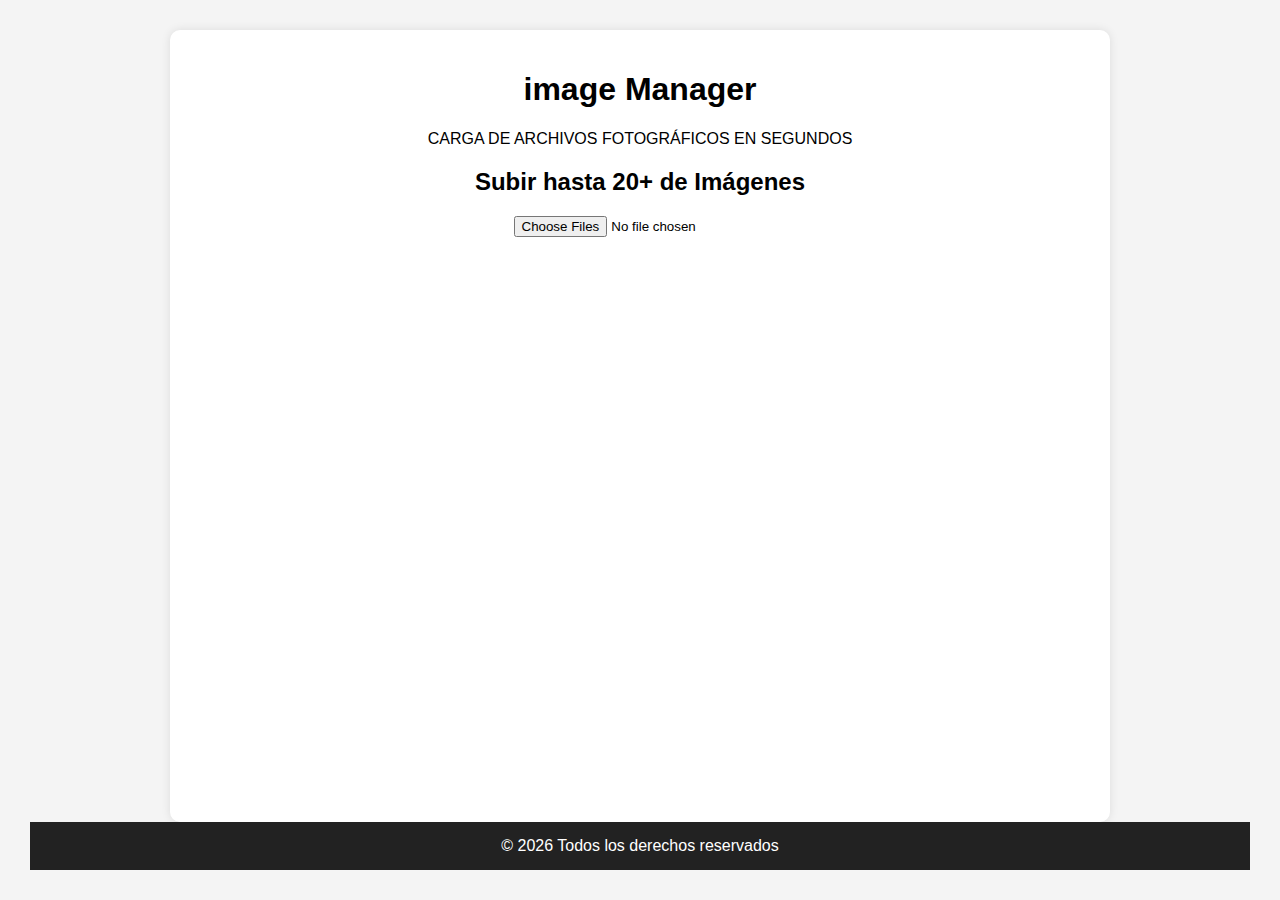
<file: index.html>
<!DOCTYPE html>
<html lang="es">
<head>
<meta charset="UTF-8">
<meta name="viewport" content="width=device-width, initial-scale=1.0">
<title>image Manager</title>

<style>
body {
    font-family: Arial, sans-serif;
    background: #f4f4f4;
    text-align: center;
    padding: 30px;
}

.container {
    background: white;
    padding: 20px;
    border-radius: 10px;
    width: 90%;
    max-width: 900px;
    margin: auto;
    box-shadow: 0 0 10px rgba(0,0,0,0.1);
}

.preview-container {
    display: grid;
    grid-template-columns: repeat(auto-fill, minmax(150px, 1fr));
    gap: 15px;
    margin-top: 20px;
}

.card {
    background: #fafafa;
    padding: 10px;
    border-radius: 8px;
    box-shadow: 0 0 5px rgba(0,0,0,0.1);
}

.card img {
    width: 100%;
    border-radius: 5px;
}

.mensaje {
    font-size: 14px;
    font-weight: bold;
    margin-top: 5px;
}

.baja {
    color: red;
}

.alta {
    color: green;
}

button {
    margin-top: 5px;
    padding: 5px 8px;
    border: none;
    background: #007BFF;
    color: white;
    cursor: pointer;
    border-radius: 4px;
}

button:hover {
    background: #0056b3;
}
.titulo {
    color: #333;
    background-color: rgb(241, 205, 161);
    margin-bottom: 10px;
    font: 1em sans-serif;
}
.text1 {
    color: #555;
    margin-bottom: 20px;
    font: 0.9em sans-serif;
}
html, body {
    height: 100%;
    margin: 0;
    display: flex;
    flex-direction: column;
}

.container {
    flex: 1; 
}

footer {
    background: #222;
    color: white;
    text-align: center;
    padding: 15px;
}
</style>

</style>
</head>
<body>

<div class="container">
    <h1 class="tiutlo">image Manager</h1>
    <p class=" tex1">CARGA DE ARCHIVOS FOTOGRÁFICOS EN SEGUNDOS</p>
    <h2>Subir hasta 20+ de Imágenes</h2>
    <input type="file" id="inputImagenes" accept="image/*" multiple>
    
    <div class="preview-container" id="previewContainer"></div>
</div>
<footer>&copy; 2026 Todos los derechos reservados</footer>

<script>
const input = document.getElementById("inputImagenes");
const container = document.getElementById("previewContainer");

input.addEventListener("change", function() {

    container.innerHTML = "";

    const archivos = Array.from(this.files);

    if (archivos.length > 20) {
        alert("Solo puedes subir máximo 20 imágenes.");
        return;
    }

    archivos.forEach(archivo => {

        const reader = new FileReader();

        reader.onload = function(e) {

            const img = new Image();
            img.src = e.target.result;

            img.onload = function() {

                const card = document.createElement("div");
                card.className = "card";

                const imagen = document.createElement("img");
                imagen.src = img.src;

                const mensaje = document.createElement("div");
                mensaje.className = "mensaje";

                // Criterio de baja calidad
                if (img.width < 800 || img.height < 600) {
                    mensaje.textContent = `Baja calidad (${img.width}x${img.height})`;
                    mensaje.classList.add("baja");
                } else {
                    mensaje.textContent = `Buena calidad (${img.width}x${img.height})`;
                    mensaje.classList.add("alta");
                }

                const boton = document.createElement("button");
                boton.textContent = "Descargar";
                boton.onclick = function() {
                    const link = document.createElement("a");
                    link.href = img.src;
                    link.download = archivo.name;
                    link.click();
                };
                const botonEliminar = document.createElement("button");
                botonEliminar.textContent = "Eliminar";
                botonEliminar.style.backgroundColor = "#dc3545";
                botonEliminar.style.marginLeft = "5px";
                botonEliminar.onclick = function() {
                    container.removeChild(card);
                };


                card.appendChild(imagen);
                card.appendChild(mensaje);
                card.appendChild(boton);
                card.appendChild(botonEliminar);

                container.appendChild(card);
            }
        };

        reader.readAsDataURL(archivo);
    });
});
</script>

</body>
</html>
</file>
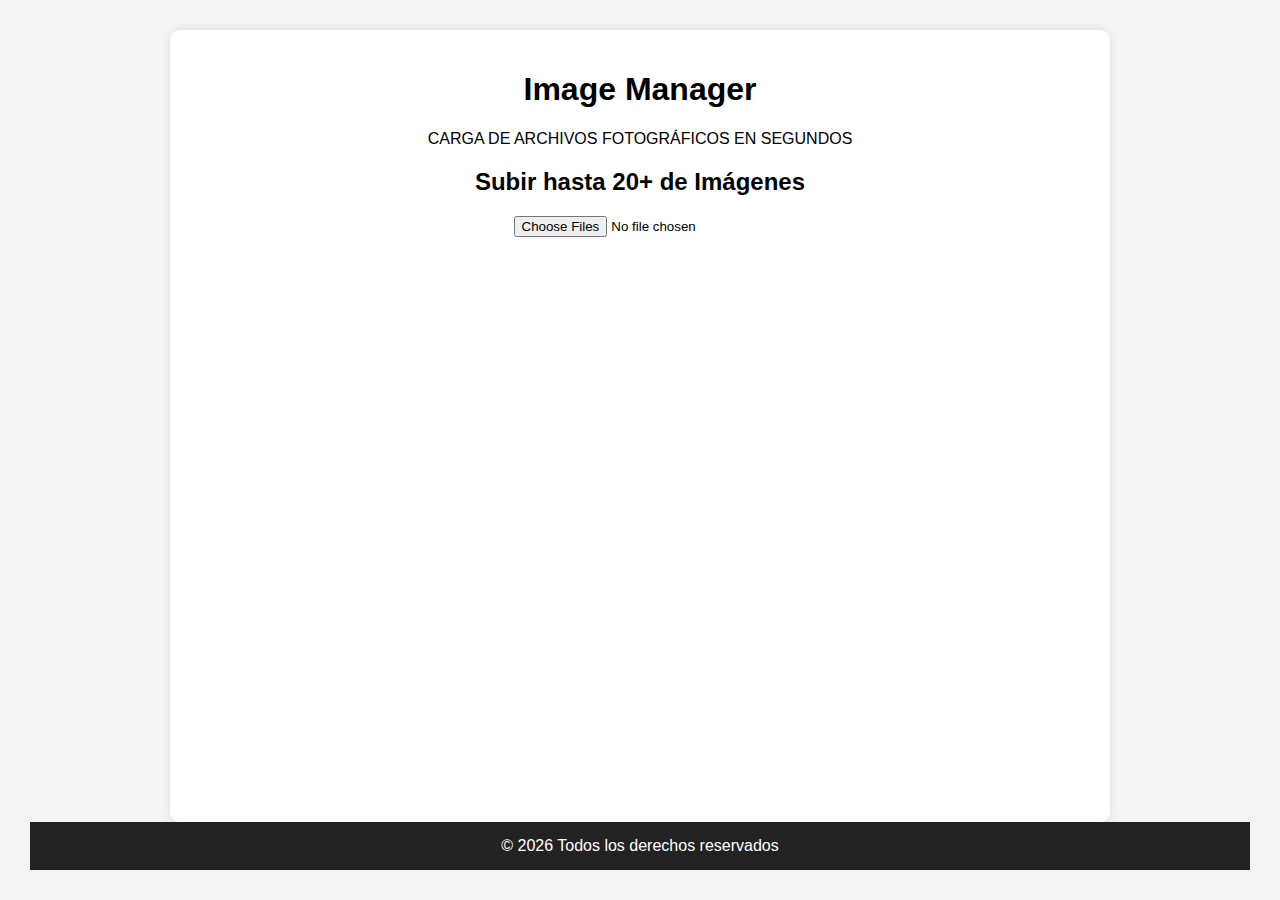
<file: templates/index.html>
<!DOCTYPE html>
<html lang="es">
<head>
<meta charset="UTF-8">
<meta name="viewport" content="width=device-width, initial-scale=1.0">
<title>image Manager</title>

<style>
body {
    font-family: Arial, sans-serif;
    background: #f4f4f4;
    text-align: center;
    padding: 30px;
}

.container {
    background: white;
    padding: 20px;
    border-radius: 10px;
    width: 90%;
    max-width: 900px;
    margin: auto;
    box-shadow: 0 0 10px rgba(0,0,0,0.1);
}

.preview-container {
    display: grid;
    grid-template-columns: repeat(auto-fill, minmax(150px, 1fr));
    gap: 15px;
    margin-top: 20px;
}

.card {
    background: #fafafa;
    padding: 10px;
    border-radius: 8px;
    box-shadow: 0 0 5px rgba(0,0,0,0.1);
}

.card img {
    width: 100%;
    border-radius: 5px;
}

.mensaje {
    font-size: 14px;
    font-weight: bold;
    margin-top: 5px;
}

.baja {
    color: red;
}

.alta {
    color: green;
}

button {
    margin-top: 5px;
    padding: 5px 8px;
    border: none;
    background: #007BFF;
    color: white;
    cursor: pointer;
    border-radius: 4px;
}

button:hover {
    background: #0056b3;
}
.titulo {
    color: #333;
    background-color: rgb(241, 205, 161);
    margin-bottom: 10px;
    font: 1em sans-serif;
}
.text1 {
    color: #555;
    margin-bottom: 20px;
    font: 0.9em sans-serif;
}
html, body {
    height: 100%;
    margin: 0;
    display: flex;
    flex-direction: column;
}

.container {
    flex: 1; 
}

footer {
    background: #222;
    color: white;
    text-align: center;
    padding: 15px;
}
</style>

</style>
</head>
<body>

<div class="container">
    <h1 class="tiutlo">Image Manager</h1>
    <p class=" tex1">CARGA DE ARCHIVOS FOTOGRÁFICOS EN SEGUNDOS</p>
    <h2>Subir hasta 20+ de Imágenes</h2>
    <input type="file" id="inputImagenes" accept="image/*" multiple>
    
    <div class="preview-container" id="previewContainer"></div>
</div>
<footer>&copy; 2026 Todos los derechos reservados</footer>

<script>
const input = document.getElementById("inputImagenes");
const container = document.getElementById("previewContainer");

input.addEventListener("change", function() {

    container.innerHTML = "";

    const archivos = Array.from(this.files);

    if (archivos.length > 20) {
        alert("Solo puedes subir máximo 20 imágenes.");
        return;
    }

    archivos.forEach(archivo => {

        const reader = new FileReader();

        reader.onload = function(e) {

            const img = new Image();
            img.src = e.target.result;

            img.onload = function() {

                const card = document.createElement("div");
                card.className = "card";

                const imagen = document.createElement("img");
                imagen.src = img.src;

                const mensaje = document.createElement("div");
                mensaje.className = "mensaje";

                // Criterio de baja calidad
                if (img.width < 800 || img.height < 600) {
                    mensaje.textContent = `Baja calidad (${img.width}x${img.height})`;
                    mensaje.classList.add("baja");
                } else {
                    mensaje.textContent = `Buena calidad (${img.width}x${img.height})`;
                    mensaje.classList.add("alta");
                }

                const boton = document.createElement("button");
                boton.textContent = "Descargar";
                boton.onclick = function() {
                    const link = document.createElement("a");
                    link.href = img.src;
                    link.download = archivo.name;
                    link.click();
                };
                const botonEliminar = document.createElement("button");
                botonEliminar.textContent = "Eliminar";
                botonEliminar.style.backgroundColor = "#dc3545";
                botonEliminar.style.marginLeft = "5px";
                botonEliminar.onclick = function() {
                    container.removeChild(card);
                };


                card.appendChild(imagen);
                card.appendChild(mensaje);
                card.appendChild(boton);
                card.appendChild(botonEliminar);

                container.appendChild(card);
            }
        };

        reader.readAsDataURL(archivo);
    });
});
</script>

</body>
</html>
</file>
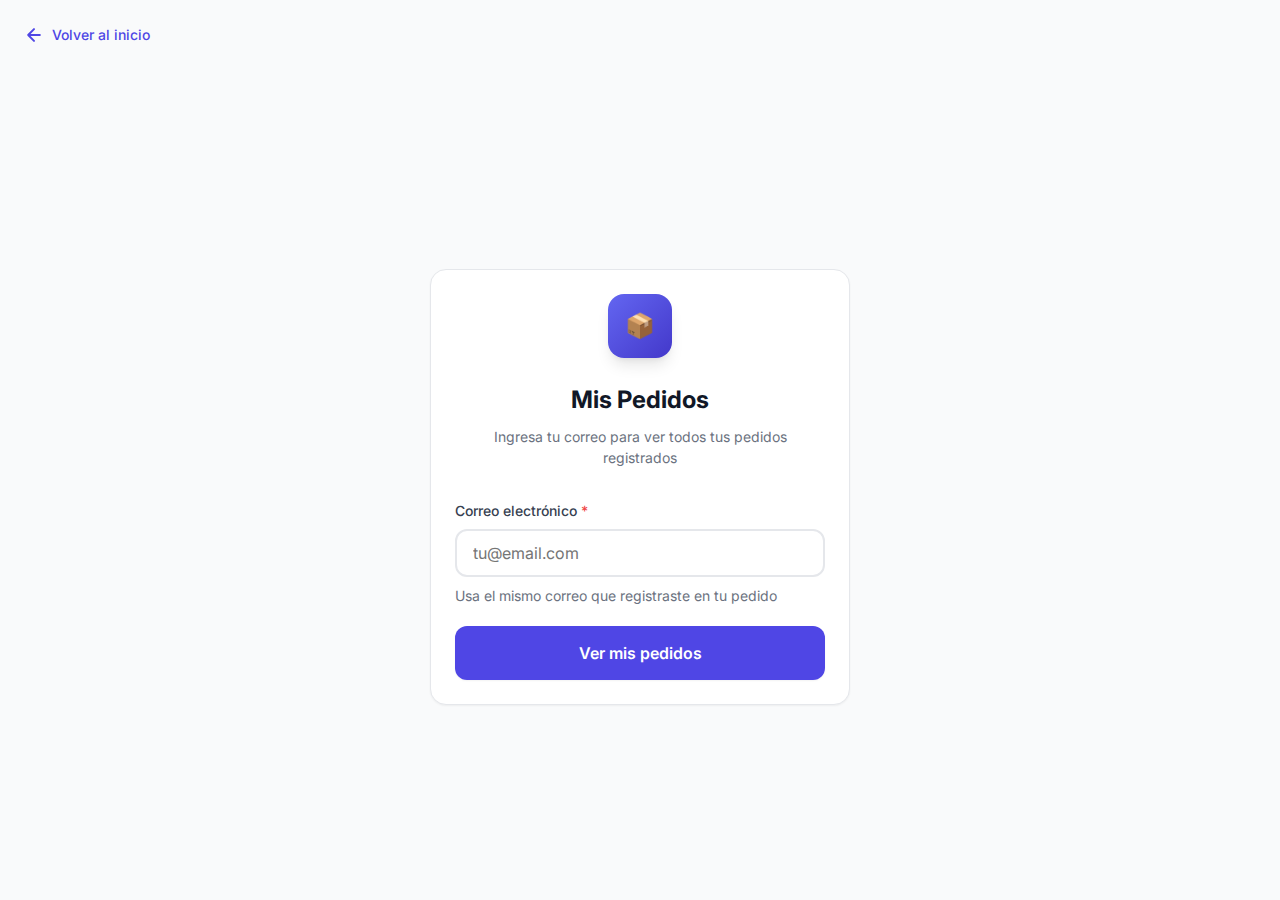
<file: SEVER/templates/mis_pedidos.html>
<!DOCTYPE html>
<html lang="es">
<head>
    <meta charset="UTF-8">
    <meta name="viewport" content="width=device-width, initial-scale=1.0">
    <meta name="description" content="Consulta el estado de todos tus pedidos de impresión fotográfica en Image Manager">
    <title>Mis Pedidos | Image Manager</title>
    <link rel="preconnect" href="https://fonts.googleapis.com">
    <link rel="preconnect" href="https://fonts.gstatic.com" crossorigin>
    <link href="https://fonts.googleapis.com/css2?family=Inter:wght@400;500;600;700&display=swap" rel="stylesheet">
    <style>
        /* ============================================
           DESIGN SYSTEM - Variables CSS
           ============================================ */
        :root {
            /* Colores primarios */
            --color-primary-50: #eef2ff;
            --color-primary-100: #e0e7ff;
            --color-primary-500: #6366f1;
            --color-primary-600: #4f46e5;
            --color-primary-700: #4338ca;
            --color-primary-900: #312e81;
            
            /* Colores de estado */
            --color-success-50: #ecfdf5;
            --color-success-100: #d1fae5;
            --color-success-500: #10b981;
            --color-success-600: #059669;
            --color-warning-50: #fffbeb;
            --color-warning-100: #fef3c7;
            --color-warning-500: #f59e0b;
            --color-warning-600: #d97706;
            --color-danger-50: #fef2f2;
            --color-danger-100: #fee2e2;
            --color-danger-500: #ef4444;
            --color-danger-600: #dc2626;
            --color-info-50: #eff6ff;
            --color-info-100: #dbeafe;
            --color-info-500: #3b82f6;
            
            /* Escala de grises */
            --color-white: #ffffff;
            --color-gray-50: #f9fafb;
            --color-gray-100: #f3f4f6;
            --color-gray-200: #e5e7eb;
            --color-gray-300: #d1d5db;
            --color-gray-400: #9ca3af;
            --color-gray-500: #6b7280;
            --color-gray-600: #4b5563;
            --color-gray-700: #374151;
            --color-gray-800: #1f2937;
            --color-gray-900: #111827;
            
            /* Tipografía */
            --font-family-base: 'Inter', -apple-system, BlinkMacSystemFont, 'Segoe UI', Roboto, sans-serif;
            --font-size-xs: 0.75rem;
            --font-size-sm: 0.875rem;
            --font-size-base: 1rem;
            --font-size-lg: 1.125rem;
            --font-size-xl: 1.25rem;
            --font-size-2xl: 1.5rem;
            --font-size-3xl: 1.875rem;
            --font-size-4xl: 2.25rem;
            
            --font-weight-normal: 400;
            --font-weight-medium: 500;
            --font-weight-semibold: 600;
            --font-weight-bold: 700;
            
            --line-height-tight: 1.25;
            --line-height-normal: 1.5;
            --line-height-relaxed: 1.75;
            
            /* Espaciado */
            --space-1: 0.25rem;
            --space-2: 0.5rem;
            --space-3: 0.75rem;
            --space-4: 1rem;
            --space-5: 1.25rem;
            --space-6: 1.5rem;
            --space-8: 2rem;
            --space-10: 2.5rem;
            --space-12: 3rem;
            --space-16: 4rem;
            
            /* Bordes */
            --border-radius-sm: 0.375rem;
            --border-radius-md: 0.5rem;
            --border-radius-lg: 0.75rem;
            --border-radius-xl: 1rem;
            --border-radius-2xl: 1.5rem;
            --border-radius-full: 9999px;
            
            /* Sombras */
            --shadow-sm: 0 1px 2px 0 rgba(0, 0, 0, 0.05);
            --shadow-md: 0 4px 6px -1px rgba(0, 0, 0, 0.1), 0 2px 4px -2px rgba(0, 0, 0, 0.1);
            --shadow-lg: 0 10px 15px -3px rgba(0, 0, 0, 0.1), 0 4px 6px -4px rgba(0, 0, 0, 0.1);
            --shadow-xl: 0 20px 25px -5px rgba(0, 0, 0, 0.1), 0 8px 10px -6px rgba(0, 0, 0, 0.1);
            --shadow-focus: 0 0 0 3px rgba(99, 102, 241, 0.3);
            
            /* Transiciones */
            --transition-fast: 150ms ease-in-out;
            --transition-normal: 250ms ease-in-out;
            --transition-slow: 350ms ease-in-out;
            
            /* Z-index */
            --z-dropdown: 100;
            --z-sticky: 200;
            --z-modal: 300;
            --z-tooltip: 400;
        }

        /* ============================================
           RESET Y BASE
           ============================================ */
        *, *::before, *::after {
            box-sizing: border-box;
            margin: 0;
            padding: 0;
        }

        html {
            font-size: 16px;
            -webkit-font-smoothing: antialiased;
            -moz-osx-font-smoothing: grayscale;
            scroll-behavior: smooth;
        }

        body {
            font-family: var(--font-family-base);
            font-size: var(--font-size-base);
            line-height: var(--line-height-normal);
            color: var(--color-gray-800);
            background-color: var(--color-gray-50);
            min-height: 100vh;
        }

        /* Focus visible para accesibilidad */
        *:focus-visible {
            outline: 2px solid var(--color-primary-500);
            outline-offset: 2px;
        }

        button:focus-visible,
        a:focus-visible,
        input:focus-visible {
            box-shadow: var(--shadow-focus);
        }

        /* Saltar al contenido (accesibilidad) */
        .skip-link {
            position: absolute;
            top: -40px;
            left: 0;
            background: var(--color-primary-600);
            color: var(--color-white);
            padding: 8px 16px;
            z-index: 1000;
            text-decoration: none;
            font-weight: var(--font-weight-medium);
            border-radius: 0 0 var(--border-radius-md) 0;
        }

        .skip-link:focus {
            top: 0;
        }

        /* ============================================
           COMPONENTES - Botones
           ============================================ */
        .btn {
            display: inline-flex;
            align-items: center;
            justify-content: center;
            gap: var(--space-2);
            padding: var(--space-3) var(--space-5);
            font-family: var(--font-family-base);
            font-size: var(--font-size-sm);
            font-weight: var(--font-weight-semibold);
            line-height: var(--line-height-tight);
            text-decoration: none;
            border: 1px solid transparent;
            border-radius: var(--border-radius-lg);
            cursor: pointer;
            transition: all var(--transition-fast);
            white-space: nowrap;
        }

        .btn:disabled {
            opacity: 0.6;
            cursor: not-allowed;
        }

        .btn--primary {
            background-color: var(--color-primary-600);
            color: var(--color-white);
            box-shadow: var(--shadow-sm);
        }

        .btn--primary:hover:not(:disabled) {
            background-color: var(--color-primary-700);
            box-shadow: var(--shadow-md);
            transform: translateY(-1px);
        }

        .btn--secondary {
            background-color: var(--color-white);
            color: var(--color-gray-700);
            border-color: var(--color-gray-300);
        }

        .btn--secondary:hover:not(:disabled) {
            background-color: var(--color-gray-50);
            border-color: var(--color-gray-400);
        }

        .btn--ghost {
            background-color: transparent;
            color: var(--color-gray-600);
        }

        .btn--ghost:hover:not(:disabled) {
            background-color: var(--color-gray-100);
            color: var(--color-gray-800);
        }

        .btn--sm {
            padding: var(--space-2) var(--space-3);
            font-size: var(--font-size-xs);
        }

        .btn--lg {
            padding: var(--space-4) var(--space-6);
            font-size: var(--font-size-base);
        }

        /* ============================================
           COMPONENTES - Formularios
           ============================================ */
        .form-group {
            margin-bottom: var(--space-5);
        }

        .form-label {
            display: block;
            margin-bottom: var(--space-2);
            font-size: var(--font-size-sm);
            font-weight: var(--font-weight-medium);
            color: var(--color-gray-700);
        }

        .form-label__required::after {
            content: ' *';
            color: var(--color-danger-500);
        }

        .form-input {
            width: 100%;
            padding: var(--space-3) var(--space-4);
            font-family: var(--font-family-base);
            font-size: var(--font-size-base);
            color: var(--color-gray-800);
            background-color: var(--color-white);
            border: 2px solid var(--color-gray-200);
            border-radius: var(--border-radius-lg);
            transition: border-color var(--transition-fast), box-shadow var(--transition-fast);
        }

        .form-input:hover {
            border-color: var(--color-gray-300);
        }

        .form-input:focus {
            border-color: var(--color-primary-500);
            box-shadow: var(--shadow-focus);
            outline: none;
        }

        .form-input--error {
            border-color: var(--color-danger-500);
            background-color: var(--color-danger-50);
        }

        .form-input--error:focus {
            border-color: var(--color-danger-500);
            box-shadow: 0 0 0 3px rgba(239, 68, 68, 0.2);
        }

        .form-hint {
            margin-top: var(--space-2);
            font-size: var(--font-size-sm);
            color: var(--color-gray-500);
        }

        .form-error {
            margin-top: var(--space-2);
            font-size: var(--font-size-sm);
            color: var(--color-danger-600);
            display: flex;
            align-items: center;
            gap: var(--space-2);
        }

        /* ============================================
           COMPONENTES - Tarjetas
           ============================================ */
        .card {
            background-color: var(--color-white);
            border-radius: var(--border-radius-xl);
            box-shadow: var(--shadow-sm);
            border: 1px solid var(--color-gray-200);
            overflow: hidden;
            transition: box-shadow var(--transition-normal), transform var(--transition-normal);
        }

        .card--hover:hover {
            box-shadow: var(--shadow-lg);
            transform: translateY(-2px);
        }

        .card__header {
            padding: var(--space-6);
            border-bottom: 1px solid var(--color-gray-100);
        }

        .card__body {
            padding: var(--space-6);
        }

        .card__footer {
            padding: var(--space-4) var(--space-6);
            background-color: var(--color-gray-50);
            border-top: 1px solid var(--color-gray-100);
        }

        /* ============================================
           COMPONENTES - Alertas
           ============================================ */
        .alert {
            display: flex;
            align-items: flex-start;
            gap: var(--space-3);
            padding: var(--space-4);
            border-radius: var(--border-radius-lg);
            font-size: var(--font-size-sm);
        }

        .alert__icon {
            flex-shrink: 0;
            font-size: var(--font-size-lg);
        }

        .alert__content {
            flex: 1;
        }

        .alert--error {
            background-color: var(--color-danger-50);
            border: 1px solid var(--color-danger-100);
            color: var(--color-danger-700);
        }

        .alert--success {
            background-color: var(--color-success-50);
            border: 1px solid var(--color-success-100);
            color: var(--color-success-700);
        }

        .alert--info {
            background-color: var(--color-info-50);
            border: 1px solid var(--color-info-100);
            color: var(--color-info-700);
        }

        .alert--warning {
            background-color: var(--color-warning-50);
            border: 1px solid var(--color-warning-100);
            color: var(--color-warning-700);
        }

        /* ============================================
           COMPONENTES - Badges
           ============================================ */
        .badge {
            display: inline-flex;
            align-items: center;
            gap: var(--space-1);
            padding: var(--space-1) var(--space-3);
            font-size: var(--font-size-xs);
            font-weight: var(--font-weight-semibold);
            border-radius: var(--border-radius-full);
            white-space: nowrap;
        }

        .badge--pending {
            background-color: var(--color-info-100);
            color: var(--color-info-500);
        }

        .badge--processing {
            background-color: var(--color-warning-100);
            color: var(--color-warning-600);
        }

        .badge--shipped {
            background-color: var(--color-primary-100);
            color: var(--color-primary-600);
        }

        .badge--delivered {
            background-color: var(--color-success-100);
            color: var(--color-success-600);
        }

        .badge--cancelled {
            background-color: var(--color-danger-100);
            color: var(--color-danger-600);
        }

        .badge--in-progress {
            background-color: var(--color-primary-100);
            color: var(--color-primary-700);
            border: 1px solid var(--color-primary-200);
        }

        .orders-status-banner {
            border-radius: var(--border-radius-lg);
            padding: var(--space-4) var(--space-5);
            margin-bottom: var(--space-6);
            font-size: var(--font-size-sm);
            line-height: var(--line-height-relaxed);
        }

        .orders-status-banner strong {
            display: block;
            font-size: var(--font-size-base);
            margin-bottom: var(--space-1);
        }

        .orders-status-banner--active {
            background: var(--color-primary-50);
            border: 1px solid var(--color-primary-100);
            color: var(--color-gray-800);
        }

        .orders-status-banner--idle {
            background: var(--color-gray-50);
            border: 1px solid var(--color-gray-200);
            color: var(--color-gray-700);
        }

        .order-card--activo {
            box-shadow: var(--shadow-md);
            border: 2px solid var(--color-primary-400);
        }

        .order-card__badges {
            display: flex;
            flex-wrap: wrap;
            align-items: center;
            gap: var(--space-2);
            justify-content: flex-end;
        }

        /* ============================================
           COMPONENTES - Timeline
           ============================================ */
        .timeline {
            display: flex;
            flex-direction: column;
            gap: 0;
        }

        .timeline__item {
            display: flex;
            gap: var(--space-4);
            padding: var(--space-3) 0;
            position: relative;
            opacity: 0.5;
        }

        .timeline__item:not(:last-child)::before {
            content: '';
            position: absolute;
            left: 11px;
            top: 36px;
            width: 2px;
            height: calc(100% - 20px);
            background-color: var(--color-gray-300);
        }

        .timeline__item--completed,
        .timeline__item--active {
            opacity: 1;
        }

        .timeline__item--completed::before {
            background-color: var(--color-success-500);
        }

        .timeline__icon {
            width: 24px;
            height: 24px;
            border-radius: var(--border-radius-full);
            display: flex;
            align-items: center;
            justify-content: center;
            font-size: var(--font-size-xs);
            flex-shrink: 0;
            z-index: 1;
            background-color: var(--color-gray-300);
            color: var(--color-white);
        }

        .timeline__item--completed .timeline__icon {
            background-color: var(--color-success-500);
        }

        .timeline__item--active .timeline__icon {
            background-color: var(--color-primary-500);
            box-shadow: 0 0 0 4px rgba(99, 102, 241, 0.2);
            animation: pulse 2s infinite;
        }

        @keyframes pulse {
            0%, 100% { box-shadow: 0 0 0 0 rgba(99, 102, 241, 0.4); }
            50% { box-shadow: 0 0 0 6px rgba(99, 102, 241, 0); }
        }

        .timeline__content {
            flex: 1;
            padding-top: 2px;
        }

        .timeline__title {
            font-weight: var(--font-weight-semibold);
            font-size: var(--font-size-sm);
            color: var(--color-gray-800);
        }

        .timeline__desc {
            font-size: var(--font-size-xs);
            color: var(--color-gray-500);
            margin-top: var(--space-1);
        }

        /* ============================================
           LAYOUT - Header
           ============================================ */
        .app-header {
            background: linear-gradient(135deg, var(--color-primary-600) 0%, var(--color-primary-800) 100%);
            color: var(--color-white);
            padding: var(--space-12) var(--space-6);
            position: relative;
            overflow: hidden;
        }

        .app-header::before {
            content: '';
            position: absolute;
            top: 0;
            left: 0;
            right: 0;
            bottom: 0;
            background: url("data:image/svg+xml,%3Csvg width='60' height='60' viewBox='0 0 60 60' xmlns='http://www.w3.org/2000/svg'%3E%3Cg fill='none' fill-rule='evenodd'%3E%3Cg fill='%23ffffff' fill-opacity='0.05'%3E%3Cpath d='M36 34v-4h-2v4h-4v2h4v4h2v-4h4v-2h-4zm0-30V0h-2v4h-4v2h4v4h2V6h4V4h-4zM6 34v-4H4v4H0v2h4v4h2v-4h4v-2H6zM6 4V0H4v4H0v2h4v4h2V6h4V4H6z'/%3E%3C/g%3E%3C/g%3E%3C/svg%3E");
            opacity: 0.5;
        }

        .app-header__content {
            max-width: 1200px;
            margin: 0 auto;
            position: relative;
            z-index: 1;
        }

        .app-header__title {
            font-size: var(--font-size-3xl);
            font-weight: var(--font-weight-bold);
            margin-bottom: var(--space-2);
            letter-spacing: -0.025em;
            color: black;
        }

        .app-header__subtitle {
            font-size: var(--font-size-lg);
            opacity: 0.9;
            font-weight: var(--font-weight-normal);
            color: black;
        }

        /* ============================================
           LAYOUT - Contenedor principal
           ============================================ */
        .container {
            max-width: 1200px;
            margin: 0 auto;
            padding: var(--space-6);
        }

        .container--narrow {
            max-width: 480px;
        }

        /* ============================================
           SECCIONES
           ============================================ */
        .section-header {
            display: flex;
            align-items: center;
            justify-content: space-between;
            margin-bottom: var(--space-6);
            flex-wrap: wrap;
            gap: var(--space-4);
        }

        .section-title {
            font-size: var(--font-size-xl);
            font-weight: var(--font-weight-bold);
            color: var(--color-gray-900);
        }

        /* ============================================
           PÁGINA - Login
           ============================================ */
        .login-page {
            min-height: 100vh;
            display: flex;
            flex-direction: column;
        }

        .login-page__header {
            padding: var(--space-6);
        }

        .login-page__back {
            display: inline-flex;
            align-items: center;
            gap: var(--space-2);
            color: var(--color-primary-600);
            text-decoration: none;
            font-weight: var(--font-weight-medium);
            font-size: var(--font-size-sm);
            transition: color var(--transition-fast);
        }

        .login-page__back:hover {
            color: var(--color-primary-700);
        }

        .login-page__content {
            flex: 1;
            display: flex;
            align-items: center;
            justify-content: center;
            padding: var(--space-6);
        }

        .login-card {
            width: 100%;
            max-width: 420px;
        }

        .login-card__icon {
            width: 64px;
            height: 64px;
            margin: 0 auto var(--space-6);
            background: linear-gradient(135deg, var(--color-primary-500) 0%, var(--color-primary-700) 100%);
            border-radius: var(--border-radius-xl);
            display: flex;
            align-items: center;
            justify-content: center;
            font-size: var(--font-size-2xl);
            box-shadow: var(--shadow-lg);
        }

        .login-card__title {
            font-size: var(--font-size-2xl);
            font-weight: var(--font-weight-bold);
            text-align: center;
            color: var(--color-gray-900);
            margin-bottom: var(--space-2);
        }

        .login-card__subtitle {
            text-align: center;
            color: var(--color-gray-500);
            margin-bottom: var(--space-8);
            font-size: var(--font-size-sm);
        }

        /* ============================================
           PÁGINA - Lista de pedidos
           ============================================ */
        .orders-page {
            display: none;
        }

        .orders-page--active {
            display: block;
        }

        .orders-toolbar {
            display: flex;
            align-items: center;
            justify-content: space-between;
            margin-bottom: var(--space-6);
            flex-wrap: wrap;
            gap: var(--space-4);
        }

        .orders-count {
            display: inline-flex;
            align-items: center;
            gap: var(--space-2);
            font-size: var(--font-size-sm);
            color: var(--color-gray-600);
        }

        .orders-count__number {
            background-color: var(--color-primary-100);
            color: var(--color-primary-700);
            padding: var(--space-1) var(--space-3);
            border-radius: var(--border-radius-full);
            font-weight: var(--font-weight-semibold);
        }

        /* ============================================
           Tarjeta de pedido
           ============================================ */
        .order-card {
            margin-bottom: var(--space-5);
        }

        .order-card__header {
            display: flex;
            align-items: flex-start;
            justify-content: space-between;
            gap: var(--space-4);
            flex-wrap: wrap;
        }

        .order-card__id {
            font-size: var(--font-size-lg);
            font-weight: var(--font-weight-bold);
            color: var(--color-gray-900);
        }

        .order-card__meta {
            display: flex;
            align-items: center;
            gap: var(--space-4);
            margin-top: var(--space-2);
            flex-wrap: wrap;
        }

        .order-card__date {
            font-size: var(--font-size-sm);
            color: var(--color-gray-500);
            display: flex;
            align-items: center;
            gap: var(--space-2);
        }

        .order-card__summary {
            display: grid;
            grid-template-columns: repeat(auto-fit, minmax(140px, 1fr));
            gap: var(--space-4);
            margin: var(--space-6) 0;
            padding: var(--space-5);
            background-color: var(--color-gray-50);
            border-radius: var(--border-radius-lg);
        }

        .summary-item {
            display: flex;
            flex-direction: column;
            gap: var(--space-1);
        }

        .summary-item__label {
            font-size: var(--font-size-xs);
            font-weight: var(--font-weight-medium);
            text-transform: uppercase;
            letter-spacing: 0.05em;
            color: var(--color-gray-500);
        }

        .summary-item__value {
            font-weight: var(--font-weight-semibold);
            color: var(--color-gray-800);
        }

        .order-card__timeline {
            margin: var(--space-6) 0;
            padding: var(--space-5);
            background-color: var(--color-gray-50);
            border-radius: var(--border-radius-lg);
        }

        .order-card__actions {
            display: flex;
            gap: var(--space-3);
            flex-wrap: wrap;
        }

        .order-card__detail {
            margin-top: var(--space-6);
            padding-top: var(--space-6);
            border-top: 1px dashed var(--color-gray-200);
            display: none;
        }

        .order-card__detail--open {
            display: block;
            animation: slideDown 300ms ease-out;
        }

        @keyframes slideDown {
            from {
                opacity: 0;
                transform: translateY(-10px);
            }
            to {
                opacity: 1;
                transform: translateY(0);
            }
        }

        .detail-table {
            width: 100%;
            border-collapse: collapse;
            font-size: var(--font-size-sm);
        }

        .detail-table th,
        .detail-table td {
            padding: var(--space-3);
            text-align: left;
            border-bottom: 1px solid var(--color-gray-200);
        }

        .detail-table th {
            font-weight: var(--font-weight-semibold);
            color: var(--color-gray-600);
            font-size: var(--font-size-xs);
            text-transform: uppercase;
            letter-spacing: 0.05em;
            background-color: var(--color-gray-50);
        }

        .detail-table td {
            color: var(--color-gray-700);
        }

        .detail-table tr:last-child td {
            border-bottom: none;
        }

        .detail-total {
            display: flex;
            justify-content: space-between;
            align-items: center;
            padding: var(--space-4) var(--space-5);
            margin-top: var(--space-4);
            background-color: var(--color-gray-100);
            border-radius: var(--border-radius-lg);
            font-weight: var(--font-weight-bold);
            font-size: var(--font-size-lg);
        }

        .payment-notice {
            display: flex;
            align-items: center;
            gap: var(--space-3);
            padding: var(--space-4);
            margin-top: var(--space-5);
            background-color: var(--color-warning-50);
            border: 1px solid var(--color-warning-100);
            border-radius: var(--border-radius-lg);
            color: var(--color-warning-700);
            font-size: var(--font-size-sm);
        }

        /* ============================================
           Estado vacío
           ============================================ */
        .empty-state {
            text-align: center;
            padding: var(--space-16) var(--space-6);
        }

        .empty-state__icon {
            width: 96px;
            height: 96px;
            margin: 0 auto var(--space-6);
            background-color: var(--color-gray-100);
            border-radius: var(--border-radius-2xl);
            display: flex;
            align-items: center;
            justify-content: center;
            font-size: var(--font-size-4xl);
        }

        .empty-state__title {
            font-size: var(--font-size-xl);
            font-weight: var(--font-weight-bold);
            color: var(--color-gray-900);
            margin-bottom: var(--space-2);
        }

        .empty-state__desc {
            color: var(--color-gray-500);
            margin-bottom: var(--space-6);
            max-width: 400px;
            margin-left: auto;
            margin-right: auto;
        }

        /* ============================================
           Loading y estados
           ============================================ */
        .spinner {
            width: 20px;
            height: 20px;
            border: 2px solid rgba(255, 255, 255, 0.3);
            border-top-color: var(--color-white);
            border-radius: var(--border-radius-full);
            animation: spin 0.8s linear infinite;
        }

        @keyframes spin {
            to { transform: rotate(360deg); }
        }

        .skeleton {
            background: linear-gradient(90deg, var(--color-gray-200) 25%, var(--color-gray-100) 50%, var(--color-gray-200) 75%);
            background-size: 200% 100%;
            animation: shimmer 1.5s infinite;
            border-radius: var(--border-radius-md);
        }

        @keyframes shimmer {
            0% { background-position: 200% 0; }
            100% { background-position: -200% 0; }
        }

        /* ============================================
           Responsive
           ============================================ */
        @media (max-width: 640px) {
            :root {
                --font-size-3xl: 1.5rem;
                --font-size-2xl: 1.25rem;
            }

            .app-header {
                padding: var(--space-8) var(--space-5);
            }

            .container {
                padding: var(--space-4);
            }

            .section-header {
                flex-direction: column;
                align-items: flex-start;
            }

            .order-card__header {
                flex-direction: column;
            }

            .order-card__summary {
                grid-template-columns: 1fr 1fr;
            }

            .orders-toolbar {
                flex-direction: column;
                align-items: flex-start;
            }
        }

        /* ============================================
           Utilidades
           ============================================ */
        .sr-only {
            position: absolute;
            width: 1px;
            height: 1px;
            padding: 0;
            margin: -1px;
            overflow: hidden;
            clip: rect(0, 0, 0, 0);
            white-space: nowrap;
            border: 0;
        }

        .text-right {
            text-align: right;
        }

        .text-center {
            text-align: center;
        }

        .mb-4 {
            margin-bottom: var(--space-4);
        }

        .mb-6 {
            margin-bottom: var(--space-6);
        }
    </style>
</head>
<body>
    <a href="#main-content" class="skip-link">Saltar al contenido principal</a>

    <!-- PÁGINA DE LOGIN -->
    <div id="loginPage" class="login-page">
        <header class="login-page__header">
            <a href="/" class="login-page__back" aria-label="Volver a la página principal">
                <svg width="20" height="20" viewBox="0 0 20 20" fill="none" aria-hidden="true">
                    <path d="M15.833 10H4.167m0 0L10 15.833M4.167 10L10 4.167" stroke="currentColor" stroke-width="2" stroke-linecap="round" stroke-linejoin="round"/>
                </svg>
                Volver al inicio
            </a>
        </header>

        <main class="login-page__content" id="main-content">
            <div class="container container--narrow">
                <div class="card login-card">
                    <div class="card__body">
                        <div class="login-card__icon" aria-hidden="true">📦</div>
                        <h1 class="login-card__title">Mis Pedidos</h1>
                        <p class="login-card__subtitle">Ingresa tu correo para ver todos tus pedidos registrados</p>

                        <div id="loginAlert" class="alert" role="alert" aria-live="polite" style="display: none;">
                            <span class="alert__icon" aria-hidden="true"></span>
                            <div class="alert__content"></div>
                        </div>

                        <form id="loginForm" novalidate>
                            <div class="form-group">
                                <label for="emailInput" class="form-label form-label__required">
                                    Correo electrónico
                                </label>
                                <input 
                                    type="email" 
                                    id="emailInput" 
                                    name="email" 
                                    class="form-input" 
                                    placeholder="tu@email.com"
                                    required
                                    autocomplete="email"
                                    aria-describedby="emailHint"
                                    aria-invalid="false"
                                >
                                <div id="emailHint" class="form-hint">Usa el mismo correo que registraste en tu pedido</div>
                                <div id="emailError" class="form-error" role="alert" style="display: none;"></div>
                            </div>

                            <button type="submit" class="btn btn--primary btn--lg" id="loginBtn" style="width: 100%;">
                                Ver mis pedidos
                            </button>
                        </form>
                    </div>
                </div>
            </div>
        </main>
    </div>

    <!-- PÁGINA DE PEDIDOS -->
    <div id="ordersPage" class="orders-page" role="main" aria-label="Lista de pedidos">
        <header class="app-header">
            <div class="app-header__content">
                <h1 class="app-header__title">📦 Mis Pedidos</h1>
                <p class="app-header__subtitle">Consulta el estado de todas tus órdenes</p>
            </div>
        </header>

        <div class="container">
            <nav aria-label="Navegación">
                <a href="/" class="login-page__back mb-6">
                    <svg width="20" height="20" viewBox="0 0 20 20" fill="none" aria-hidden="true">
                        <path d="M15.833 10H4.167m0 0L10 15.833M4.167 10L10 4.167" stroke="currentColor" stroke-width="2" stroke-linecap="round" stroke-linejoin="round"/>
                    </svg>
                    Volver al inicio
                </a>
            </nav>

            <div class="orders-toolbar">
                <div class="orders-count">
                    Tienes <span class="orders-count__number" id="ordersCount">0 pedidos</span>
                </div>
                <button type="button" class="btn btn--secondary btn--sm" id="changeEmailBtn">
                    <svg width="16" height="16" viewBox="0 0 20 20" fill="none" aria-hidden="true">
                        <path d="M2.5 10a7.5 7.5 0 1115 0 7.5 7.5 0 01-15 0z" stroke="currentColor" stroke-width="1.5"/>
                        <path d="M7.5 10h5M10 7.5v5" stroke="currentColor" stroke-width="1.5" stroke-linecap="round"/>
                    </svg>
                    Cambiar correo
                </button>
            </div>

            <div id="ordersList" role="region" aria-label="Pedidos del usuario">
                <!-- Los pedidos se cargan dinámicamente -->
            </div>
        </div>
    </div>

    <script>
    (function() {
        'use strict';

        // Configuración de estados
        const ORDER_STATES = {
            pendiente: { 
                label: 'Pendiente', 
                icon: '⏳', 
                desc: 'Esperando confirmación de pago',
                class: 'badge--pending'
            },
            procesando: { 
                label: 'En Proceso', 
                icon: '🖨️', 
                desc: 'Imprimiendo tus fotos',
                class: 'badge--processing'
            },
            enviado: { 
                label: 'Enviado', 
                icon: '🚚', 
                desc: 'En camino a tu dirección',
                class: 'badge--shipped'
            },
            entregado: { 
                label: 'Entregado', 
                icon: '✅', 
                desc: 'Entregado exitosamente',
                class: 'badge--delivered'
            },
            cancelado: { 
                label: 'Cancelado', 
                icon: '❌', 
                desc: 'Pedido cancelado',
                class: 'badge--cancelled'
            }
        };

        // Elementos del DOM
        const loginPage = document.getElementById('loginPage');
        const ordersPage = document.getElementById('ordersPage');
        const loginForm = document.getElementById('loginForm');
        const emailInput = document.getElementById('emailInput');
        const emailError = document.getElementById('emailError');
        const loginBtn = document.getElementById('loginBtn');
        const loginAlert = document.getElementById('loginAlert');
        const ordersList = document.getElementById('ordersList');
        const ordersCount = document.getElementById('ordersCount');
        const changeEmailBtn = document.getElementById('changeEmailBtn');

        let currentEmail = '';

        // Utilidades
        const formatDate = (dateString) => {
            if (!dateString) return '-';
            const date = new Date(dateString);
            return date.toLocaleDateString('es-EC', {
                day: 'numeric',
                month: 'long',
                year: 'numeric'
            });
        };

        const formatCurrency = (amount) => {
            return '$' + Number(amount || 0).toFixed(2);
        };

        const normalizeEstado = (estado) => String(estado || 'pendiente').trim().toLowerCase();

        /** Coherente con el backend: pendiente, procesando, enviado = activo; entregado y cancelado = no activo */
        const isPedidoActivo = (estado) => {
            const e = normalizeEstado(estado);
            return e === 'pendiente' || e === 'procesando' || e === 'enviado';
        };

        const ordenarPedidosVista = (lista) => {
            const pedidos = Array.isArray(lista) ? lista.slice() : [];
            const activos = pedidos.filter(o => isPedidoActivo(o.estado))
                .sort((a, b) => (Number(b.id) || 0) - (Number(a.id) || 0));
            const ids = new Set(activos.map(o => String(o.id)));
            const resto = pedidos.filter(o => !ids.has(String(o.id)))
                .sort((a, b) => (Number(b.id) || 0) - (Number(a.id) || 0));
            return activos.concat(resto);
        };

        const showAlert = (type, message) => {
            loginAlert.className = `alert alert--${type}`;
            loginAlert.querySelector('.alert__icon').textContent = 
                type === 'error' ? '⚠️' : type === 'success' ? '✅' : 'ℹ️';
            loginAlert.querySelector('.alert__content').textContent = message;
            loginAlert.style.display = 'flex';
        };

        const hideAlert = () => {
            loginAlert.style.display = 'none';
        };

        const setLoading = (loading) => {
            loginBtn.disabled = loading;
            loginBtn.innerHTML = loading 
                ? '<span class="spinner" aria-hidden="true"></span> Consultando...' 
                : 'Ver mis pedidos';
        };

        const showFieldError = (message) => {
            emailInput.classList.add('form-input--error');
            emailInput.setAttribute('aria-invalid', 'true');
            emailError.textContent = message;
            emailError.style.display = 'flex';
        };

        const clearFieldError = () => {
            emailInput.classList.remove('form-input--error');
            emailInput.setAttribute('aria-invalid', 'false');
            emailError.style.display = 'none';
        };

        // Generar timeline
        const generateTimeline = (state) => {
            const stateOrder = ['pendiente', 'procesando', 'enviado', 'entregado'];
            const normalizedState = String(state || '').toLowerCase();
            const currentIndex = stateOrder.indexOf(normalizedState);

            if (normalizedState === 'cancelado') {
                return `
                    <div class="timeline">
                        <div class="timeline__item timeline__item--active">
                            <div class="timeline__icon" aria-hidden="true">❌</div>
                            <div class="timeline__content">
                                <div class="timeline__title">Pedido Cancelado</div>
                                <div class="timeline__desc">Este pedido ha sido cancelado</div>
                            </div>
                        </div>
                    </div>
                `;
            }

            return `
                <div class="timeline">
                    ${stateOrder.map((key, index) => {
                        const config = ORDER_STATES[key];
                        let statusClass = '';
                        if (index < currentIndex) statusClass = 'timeline__item--completed';
                        else if (index === currentIndex) statusClass = 'timeline__item--active';
                        
                        return `
                            <div class="timeline__item ${statusClass}">
                                <div class="timeline__icon" aria-hidden="true">${config.icon}</div>
                                <div class="timeline__content">
                                    <div class="timeline__title">${config.label}</div>
                                    <div class="timeline__desc">${config.desc}</div>
                                </div>
                            </div>
                        `;
                    }).join('')}
                </div>
            `;
        };

        // Crear tarjeta de pedido
        const createOrderCard = (order) => {
            const estadoNorm = normalizeEstado(order.estado);
            const stateConfig = ORDER_STATES[estadoNorm] || ORDER_STATES.pendiente;
            const activo = isPedidoActivo(estadoNorm);
            const numFotos = Number(order.numFotos || 0);
            const totalCopias = Number(order.totalCopias != null ? order.totalCopias : numFotos);
            const muestraCopias = numFotos > 0 && totalCopias > numFotos;
            const etiquetaResumenFotos = muestraCopias ? 'Fotos / copias' : 'Fotos';
            const valorResumenFotos = muestraCopias
                ? `${numFotos} imagen${numFotos !== 1 ? 'es' : ''} · ${totalCopias} copia${totalCopias !== 1 ? 's' : ''}`
                : `${numFotos} imagen${numFotos !== 1 ? 'es' : ''}`;
            const detailRows = (order.detalle || []).map(item => `
                <tr>
                    <td>${item.nombre}</td>
                    <td class="text-center">${item.cantidad}</td>
                    <td class="text-right">$${Number(item.precio_unitario || 0).toFixed(2)}</td>
                    <td class="text-right">$${Number(item.subtotal || 0).toFixed(2)}</td>
                </tr>
            `).join('');

            return `
                <article class="card order-card card--hover${activo ? ' order-card--activo' : ''}" data-order-id="${order.id}">
                    <div class="card__body">
                        <header class="order-card__header">
                            <div>
                                <h2 class="order-card__id">Pedido #${order.id}</h2>
                                <div class="order-card__meta">
                                    <time class="order-card__date" datetime="${order.fechaRegistro}">
                                        <svg width="16" height="16" viewBox="0 0 20 20" fill="none" aria-hidden="true">
                                            <rect x="2.5" y="4.167" width="15" height="12.5" rx="2" stroke="currentColor" stroke-width="1.5"/>
                                            <path d="M2.5 8.333h15M6.667 2.5v3.333M13.333 2.5v3.333" stroke="currentColor" stroke-width="1.5" stroke-linecap="round"/>
                                        </svg>
                                        ${formatDate(order.fechaRegistro)}
                                    </time>
                                </div>
                            </div>
                            <div class="order-card__badges">
                                ${activo ? '<span class="badge badge--in-progress">En curso</span>' : ''}
                                <span class="badge ${stateConfig.class}">
                                    <span aria-hidden="true">${stateConfig.icon}</span>
                                    ${stateConfig.label}
                                </span>
                            </div>
                        </header>

                        <div class="order-card__summary">
                            <div class="summary-item">
                                <span class="summary-item__label">${etiquetaResumenFotos}</span>
                                <span class="summary-item__value">${valorResumenFotos}</span>
                            </div>
                            <div class="summary-item">
                                <span class="summary-item__label">Papel</span>
                                <span class="summary-item__value">${order.papel}</span>
                            </div>
                            <div class="summary-item">
                                <span class="summary-item__label">Total</span>
                                <span class="summary-item__value">${formatCurrency(order.total)}</span>
                            </div>
                        </div>

                        <div class="order-card__timeline" aria-label="Estado del pedido">
                            ${generateTimeline(estadoNorm)}
                        </div>

                        <footer class="order-card__actions">
                            <button type="button" class="btn btn--secondary btn--sm" 
                                    onclick="toggleOrderDetail(${order.id})"
                                    aria-expanded="false"
                                    aria-controls="order-detail-${order.id}">
                                <svg width="16" height="16" viewBox="0 0 20 20" fill="none" aria-hidden="true">
                                    <path d="M10 11.667a1.667 1.667 0 100-3.334 1.667 1.667 0 000 3.334z" stroke="currentColor" stroke-width="1.5"/>
                                    <path d="M2.983 10a7.083 7.083 0 0114.034 0 7.083 7.083 0 01-14.034 0z" stroke="currentColor" stroke-width="1.5"/>
                                </svg>
                                Ver detalle
                            </button>
                            <a href="/seguimiento?pedido=${order.id}&correo=${encodeURIComponent(order.correo)}" 
                               class="btn btn--primary btn--sm">
                                <svg width="16" height="16" viewBox="0 0 20 20" fill="none" aria-hidden="true">
                                    <path d="M10 17.5a7.5 7.5 0 100-15 7.5 7.5 0 000 15z" stroke="currentColor" stroke-width="1.5"/>
                                    <path d="M10 6.667V10l2.5 2.5" stroke="currentColor" stroke-width="1.5" stroke-linecap="round"/>
                                </svg>
                                Seguimiento
                            </a>
                        </footer>

                        <div class="order-card__detail" id="order-detail-${order.id}" aria-hidden="true">
                            <h3 class="section-title" style="font-size: var(--font-size-base); margin-bottom: var(--space-4);">Detalle del pedido</h3>
                            <div style="overflow-x: auto;">
                                <table class="detail-table">
                                    <thead>
                                        <tr>
                                            <th scope="col">Tamaño</th>
                                            <th scope="col" class="text-center">Cant.</th>
                                            <th scope="col" class="text-right">P/U</th>
                                            <th scope="col" class="text-right">Subtotal</th>
                                        </tr>
                                    </thead>
                                    <tbody>
                                        ${detailRows || '<tr><td colspan="4" class="text-center" style="color: var(--color-gray-500); padding: var(--space-6);">Sin detalle disponible</td></tr>'}
                                    </tbody>
                                </table>
                            </div>
                            <div class="detail-total">
                                <span>Total del pedido</span>
                                <span>${formatCurrency(order.total)}</span>
                            </div>
                            ${estadoNorm === 'pendiente' ? `
                                <div class="payment-notice" role="alert">
                                    <svg width="20" height="20" viewBox="0 0 20 20" fill="none" aria-hidden="true">
                                        <path d="M10 17.5a7.5 7.5 0 100-15 7.5 7.5 0 000 15z" stroke="currentColor" stroke-width="1.5"/>
                                        <path d="M10 6.667V10l2.5 2.5" stroke="currentColor" stroke-width="1.5" stroke-linecap="round"/>
                                    </svg>
                                    <span>Acércate a pagar en caja para procesar tu pedido</span>
                                </div>
                            ` : ''}
                        </div>
                    </div>
                </article>
            `;
        };

        // Toggle detalle del pedido
        window.toggleOrderDetail = function(orderId) {
            const detail = document.getElementById(`order-detail-${orderId}`);
            const button = document.querySelector(`[aria-controls="order-detail-${orderId}"]`);
            const isOpen = detail.classList.contains('order-card__detail--open');
            
            if (isOpen) {
                detail.classList.remove('order-card__detail--open');
                detail.setAttribute('aria-hidden', 'true');
                button.setAttribute('aria-expanded', 'false');
                button.innerHTML = `
                    <svg width="16" height="16" viewBox="0 0 20 20" fill="none" aria-hidden="true">
                        <path d="M10 11.667a1.667 1.667 0 100-3.334 1.667 1.667 0 000 3.334z" stroke="currentColor" stroke-width="1.5"/>
                        <path d="M2.983 10a7.083 7.083 0 0114.034 0 7.083 7.083 0 01-14.034 0z" stroke="currentColor" stroke-width="1.5"/>
                    </svg>
                    Ver detalle
                `;
            } else {
                detail.classList.add('order-card__detail--open');
                detail.setAttribute('aria-hidden', 'false');
                button.setAttribute('aria-expanded', 'true');
                button.innerHTML = `
                    <svg width="16" height="16" viewBox="0 0 20 20" fill="none" aria-hidden="true">
                        <path d="M2.983 10a7.083 7.083 0 0114.034 0 7.083 7.083 0 01-14.034 0z" stroke="currentColor" stroke-width="1.5"/>
                        <path d="M7.5 10h5" stroke="currentColor" stroke-width="1.5" stroke-linecap="round"/>
                    </svg>
                    Ocultar detalle
                `;
            }
        };

        // Cargar pedidos
        const loadOrders = async (email) => {
            setLoading(true);
            hideAlert();
            clearFieldError();

            try {
                const response = await fetch('/api/mis-pedidos', {
                    method: 'POST',
                    headers: {
                        'Content-Type': 'application/json'
                    },
                    body: JSON.stringify({ correo: email })
                });

                const data = await response.json();

                if (!response.ok) {
                    showAlert('error', data.error || 'Error al consultar pedidos. Intenta nuevamente.');
                    setLoading(false);
                    return;
                }

                // Guardar email en localStorage
                localStorage.setItem('misPedidos_email', email);
                currentEmail = email;

                // Mostrar página de pedidos
                loginPage.style.display = 'none';
                ordersPage.classList.add('orders-page--active');
                document.title = `Mis Pedidos (${data.pedidos?.length || 0}) | Image Manager`;

                // Actualizar contador
                const count = data.pedidos?.length || 0;
                ordersCount.textContent = `${count} pedido${count !== 1 ? 's' : ''}`;

                // Renderizar pedidos
                if (!data.pedidos || data.pedidos.length === 0) {
                    ordersList.innerHTML = `
                        <div class="empty-state">
                            <div class="empty-state__icon" aria-hidden="true">📭</div>
                            <h2 class="empty-state__title">No tienes pedidos registrados</h2>
                            <p class="empty-state__desc">No se encontraron pedidos asociados a <strong>${email}</strong>. Crea tu primer pedido para comenzar.</p>
                            <a href="/" class="btn btn--primary">Crear nuevo pedido</a>
                        </div>
                    `;
                } else {
                    const ordenados = ordenarPedidosVista(data.pedidos);
                    const numActivos = ordenados.filter(o => isPedidoActivo(o.estado)).length;
                    let bannerHtml = '';
                    if (numActivos > 0) {
                        bannerHtml = `
                            <div class="orders-status-banner orders-status-banner--active" role="status">
                                <strong>${numActivos === 1 ? 'Tienes 1 pedido en curso' : `Tienes ${numActivos} pedidos en curso`}</strong>
                                <span>Los pedidos marcados con la etiqueta «En curso» están pendientes de pago, en proceso o en camino. Cuando el operador marque el pedido como entregado, dejarán de aparecer como activos.</span>
                            </div>`;
                    } else {
                        bannerHtml = `
                            <div class="orders-status-banner orders-status-banner--idle" role="status">
                                <strong>No tienes pedidos activos</strong>
                                <span>Todos tus pedidos están entregados o cancelados. Más abajo puedes revisar el historial y el detalle de cada uno.</span>
                            </div>`;
                    }
                    ordersList.innerHTML = bannerHtml + ordenados.map(createOrderCard).join('');
                }

            } catch (error) {
                console.error('Error:', error);
                showAlert('error', 'Error de conexión. Verifica tu conexión a internet e intenta nuevamente.');
            } finally {
                setLoading(false);
            }
        };

        // Event Listeners
        loginForm.addEventListener('submit', (e) => {
            e.preventDefault();
            const email = emailInput.value.trim();
            
            clearFieldError();

            if (!email) {
                showFieldError('El correo electrónico es obligatorio');
                emailInput.focus();
                return;
            }

            if (!/^[^\s@]+@[^\s@]+\.[^\s@]+$/.test(email)) {
                showFieldError('Ingresa un correo electrónico válido');
                emailInput.focus();
                return;
            }

            loadOrders(email);
        });

        emailInput.addEventListener('input', clearFieldError);

        changeEmailBtn.addEventListener('click', () => {
            ordersPage.classList.remove('orders-page--active');
            loginPage.style.display = 'flex';
            document.title = 'Mis Pedidos | Image Manager';
            emailInput.value = '';
            emailInput.focus();
            hideAlert();
            clearFieldError();
        });

        // Auto-cargar si hay email guardado
        const savedEmail = localStorage.getItem('misPedidos_email');
        if (savedEmail) {
            emailInput.value = savedEmail;
            // Opcional: auto-cargar sin confirmación
            // loadOrders(savedEmail);
        }
    })();
    </script>
</body>
</html>
</file>
